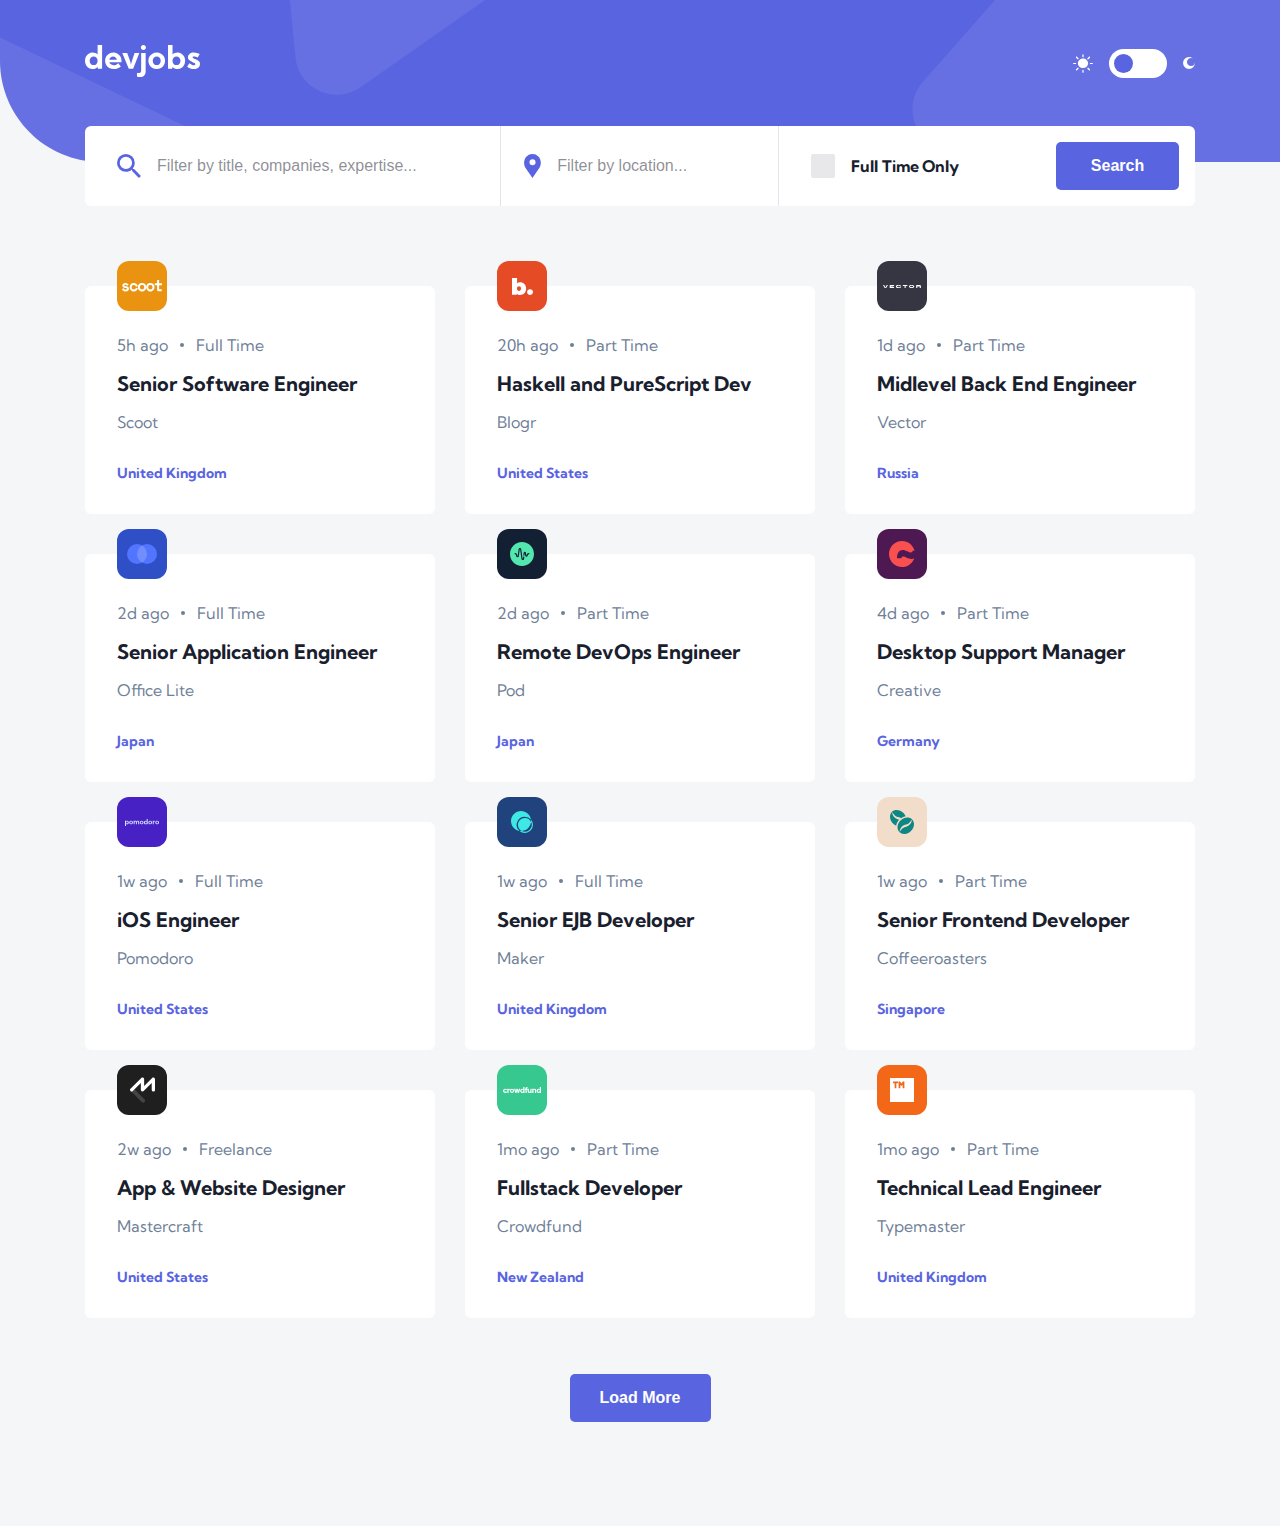
<file: index.html>
<!DOCTYPE html>
<html lang="en">
  <head>
    <meta charset="UTF-8" />
    <meta name="viewport" content="width=device-width, initial-scale=1.0" />
    <meta name="description" content="Discover your next career opportunity in the dynamic world of development with DevJobs. Explore a curated collection of job listings tailored for developers, programmers, and tech enthusiasts. Find your perfect fit and advance your career today!" />
    <link rel="icon" type="image/png" sizes="32x32" href="./favicon/favicon-32x32.png" />
    <link rel="icon" href="./favicon/favicon.ico" type="image/x-icon" />
    <link rel="stylesheet" href="./assets/css/global.css" />
    <link rel="stylesheet" href="./assets/css/style.css" />
    <link rel="stylesheet" href="./assets/css/theme.css" />
    <title>DevJobs</title>
  </head>
  <body class="theme">
    <header>
      <div class="header_bg"></div>
      <div class="container p10">
        <div class="navbar">
          <a href="./index.html">
            <img src="./assets/images/logo.svg" alt="DevJobs" />
          </a>
          <div class="theme_toggler_container">
            <img src="./assets/images/icons/icon-sun.svg" alt="sun" />
            <div class="theme_toggler">
              <div class="toggler_inner"></div>
            </div>
            <img src="./assets/images/icons/icon-moon.svg" alt="moon" />
          </div>
        </div>
      </div>
    </header>

    <div class="search_bar p10">
      <div class="container theme">
        <div class="search theme">
          <img src="./assets/images/icons/icon-search.svg" alt="search-icon" class="search_icon_desktop" />
          <div class="search_icon_mb">
            <img src="./assets/images/icons/icon-search-white.svg" alt="search-icon" />
          </div>
          <div class="filter"></div>
          <input type="text" placeholder="Filter by title, companies, expertise..." />
        </div>
        <div class="location theme">
          <img src="./assets/images/icons/icon-location.svg" alt="location-icon" />
          <input type="text" placeholder="Filter by location..." />
        </div>
        <div class="cta">
          <div class="checkbox theme">
            <div class="check"></div>
            <label for="contract">Full Time</label>
          </div>
          <button class="primary_btn">Search</button>
        </div>
      </div>
    </div>

    <main class="p10 theme">
      <div class="container">
      </div>
    </main>

    <h3 class="no_result theme">No results were found</h3>

    <div class="load_more p10">
      <button class="primary_btn">Load More</button>
    </div>

    <script src="./assets/js/theme.js"></script>
    <script src="./assets/js/script.js"></script>
  </body>
</html>
</file>
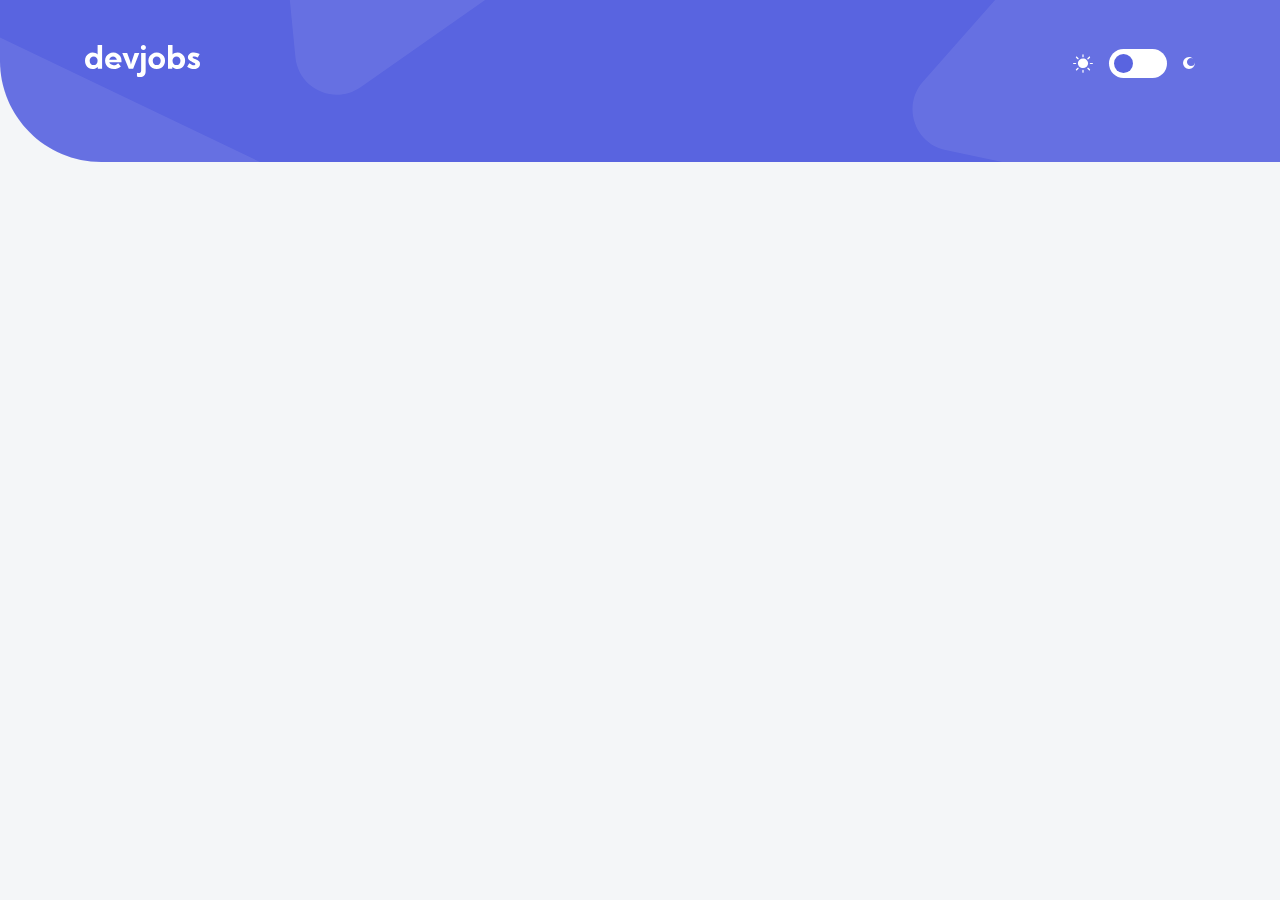
<file: details.html>
<!DOCTYPE html>
<html lang="en">
  <head>
    <meta charset="UTF-8" />
    <meta name="viewport" content="width=device-width, initial-scale=1.0" />
    <meta name="description" content="Discover your next career opportunity in the dynamic world of development with DevJobs. Explore a curated collection of job listings tailored for developers, programmers, and tech enthusiasts. Find your perfect fit and advance your career today!" />
    <link rel="icon" type="image/png" sizes="32x32" href="./favicon/favicon-32x32.png" />
    <link rel="icon" href="./favicon/favicon.ico" type="image/x-icon" />
    <link rel="stylesheet" href="./assets/css/global.css" />
    <link rel="stylesheet" href="./assets/css/style.css" />
    <link rel="stylesheet" href="./assets/css/theme.css" />
    <title>DevJobs</title>
  </head>
  <body class="theme">
    <header>
      <div class="header_bg"></div>
      <div class="container p10">
        <div class="navbar">
          <a href="./index.html">
            <img src="./assets/images/logo.svg" alt="DevJobs" />
          </a>
          <div class="theme_toggler_container">
            <img src="./assets/images/icons/icon-sun.svg" alt="sun" />
            <div class="theme_toggler">
              <div class="toggler_inner"></div>
            </div>
            <img src="./assets/images/icons/icon-moon.svg" alt="moon" />
          </div>
        </div>
      </div>
    </header>

    <div class="company_card p10 theme"></div>
    <div class="job_details p10 theme"></div>
    <div class="apply p10 theme"></div>

    <script src="./assets/js/theme.js"></script>
    <script src="./assets/js/script.js"></script>
  </body>
</html>
</file>
<file: assets/css/global.css>
/* Black font */
@font-face {
  font-family: "KumbhSans";
  src: url("../fonts/KumbhSans-Black.ttf") format("truetype");
  font-weight: 900;
}

/* Bold font */
@font-face {
  font-family: "KumbhSans";
  src: url("../fonts/KumbhSans-Bold.ttf") format("truetype");
  font-weight: 700;
}

/* ExtraBold font */
@font-face {
  font-family: "KumbhSans";
  src: url("../fonts/KumbhSans-ExtraBold.ttf") format("truetype");
  font-weight: 800;
}

/* Light font */
@font-face {
  font-family: "KumbhSans";
  src: url("../fonts/KumbhSans-Light.ttf") format("truetype");
  font-weight: 300;
}

/* Medium font */
@font-face {
  font-family: "KumbhSans";
  src: url("../fonts/KumbhSans-Medium.ttf") format("truetype");
  font-weight: 500;
}

/* Regular font */
@font-face {
  font-family: "KumbhSans";
  src: url("../fonts/KumbhSans-Regular.ttf") format("truetype");
  font-weight: 400;
}

/* SemiBold font */
@font-face {
  font-family: "KumbhSans";
  src: url("../fonts/KumbhSans-SemiBold.ttf") format("truetype");
  font-weight: 600;
}

/* Thin font */
@font-face {
  font-family: "KumbhSans";
  src: url("../fonts/KumbhSans-Thin.ttf") format("truetype");
  font-weight: 100;
}

body {
  margin: 0;
  padding: 0;
  box-sizing: border-box;
  font-family: "KumbhSans", sans-serif;
}
h1,
h2,
h3,
h4,
h5,
h6,
p,
ul,
ol {
  margin: 0;
}
h1 {
  font-size: 28px;
  font-weight: 700;
  line-height: 35px;
  letter-spacing: 0px;
}
h2 {
  font-size: 24px;
  font-weight: 700;
  line-height: 30px;
  letter-spacing: 0px;
}
h3 {
  font-size: 20px;
  font-weight: 700;
  line-height: 25px;
  letter-spacing: 0px;
}
h4 {
  font-size: 14px;
  font-weight: 700;
  line-height: 17px;
  letter-spacing: 0px;
}
p {
  font-size: 16px;
  font-weight: 400;
  line-height: 26px;
  letter-spacing: 0px;
}
button {
  height: 48px;
  border: none;
  border-radius: 5px;
  font-size: 16px;
  font-weight: 700;
  line-height: 20px;
  letter-spacing: 0px;
  cursor: pointer;
  transition: all 0.2s ease-in-out;
}
.primary_btn {
  width: 141px;
  background: #5964e0;
  color: #fff;
}
.primary_btn:hover {
  background: #939bf4;
}
.secondary_btn {
  width: 147px;
}
.container {
  max-width: 1110px;
  margin: 0 auto;
}
.p10 {
  padding: 0px 10px;
}
@media (max-width: 768px) {
  .container {
    max-width: 689px;
  }
  .p10 {
    padding: 0px 24px;
  }
}
@media (max-width: 600px) {
  .container {
    max-width: 327px;
  }
  .p10 {
    padding: 0px 10px;
  }
}
</file>
<file: assets/css/style.css>
header {
  position: relative;
}
.header_bg {
  width: 100%;
  position: absolute;
  top: 0;
  left: 0;
  z-index: -1;
  background: url('../images/bg-pattern-header.svg');
  background-size: cover;
  background-repeat: no-repeat;
  height: 162px;
}
header .navbar {
  display: flex;
  align-items: center;
  justify-content: space-between;
  padding: 45px 0px;
}
/* THEME TOGGLER START */
.theme_toggler_container {
  display: flex;
  align-items: center;
  gap: 16px;
}
.theme_toggler {
  width: 48px;
  height: calc(24px - 5px);
  background: #fff;
  padding: 5px;
  border-radius: 18px;
  display: flex;
  align-items: center;
  justify-content: flex-start;
  cursor: pointer;
}
.theme_toggler:hover .toggler_inner {
  transition: all 0.2s ease-in-out;
  background: #939bf4;
}
.toggler_inner {
  width: calc(50% - 5px);
  height: 100%;
  background: #5964e0;
  border-radius: 50%;
}
/* THEME TOGGLER END */

/* SEARCHBAR START */
.search_bar .container {
  height: 80px;
  border-radius: 6px;
  display: grid;
  grid-template-columns: 1.2fr 0.8fr 1.2fr;
}
.cta,
.search,
.location,
.checkbox {
  display: flex;
  align-items: center;
  gap: 16px;
}
.search {
  padding: 0px 32px;
  cursor: pointer;
}
.location {
  padding: 0px 23px;
  cursor: pointer;
}
.checkbox label {
  font-size: 16px;
  font-weight: 700;
  line-height: 20px;
  letter-spacing: 0px;
  position: relative;
}
.checkbox label::after {
  position: absolute;
  content: "Only";
  left: 105%;
}
.cta {
  padding: 0px 16px 0px 32px;
  justify-content: space-between;
}
.cta .primary_btn {
  width: 123px;
}
.search input,
.location input {
  width: 100%;
  height: 24px;
  padding: 0px;
  border: none;
  outline: none;
  font-size: 16px;
  font-weight: 400;
  line-height: 20px;
  letter-spacing: 0px;
  caret-color: #5964e0;
}
.checkbox .check {
  width: 24px;
  height: 24px;
  border: none;
  outline: none;
  border-radius: 2px;
  cursor: pointer;
}
.checkbox .check:hover {
  transition: all 0.2s ease-in-out;
}
.checkbox .check-selected {
  position: relative;
}
.checkbox .check-selected::after {
  content: "";
  position: absolute;
  width: 24px;
  height: 24px;
  top: 50%;
  left: 50%;
  transform: translate(-50%, -50%);
  background: url("../images/icons/icon-check.svg") center no-repeat;
}
.filter,
.search_icon_mb {
  display: none;
}
/* SEARCHBAR END */

/* CARDS START */
main .container {
  padding-top: 80px;
  display: grid;
  grid-template-columns: 1fr 1fr 1fr;
  column-gap: 30px;
  row-gap: 40px;
}
.card {
  padding: 49px 32px 32px;
  border-radius: 6px;
  position: relative;
  display: flex;
  flex-direction: column;
  justify-content: space-between;
}
.card .logo {
  position: absolute;
  top: -25px;
  width: 50px;
  height: 50px;
  border-radius: 12px;
  display: flex;
  align-items: center;
  justify-content: center;
}
.card .info {
  min-height: 147px;
  display: flex;
  flex-direction: column;
  justify-content: space-between;
}
.card .info > div {
  display: flex;
  flex-direction: column;
  gap: 16px;
}
.contract {
  display: flex;
  align-items: center;
  gap: 12px;
}
.contract span:nth-child(2) {
  width: 4px;
  height: 4px;
  border-radius: 50%;
  background: #6e8098;
}
.card span,
.job_details span,
.apply span {
  font-size: 16px;
  font-weight: 400;
  line-height: 20px;
  letter-spacing: 0px;
  color: #6e8098;
  cursor: default;
}
.position {
  font-size: 20px;
  font-weight: 700;
  line-height: 25px;
  letter-spacing: 0px;
  cursor: pointer;
  text-decoration: none;
}
.position:hover {
  transition: all 0.2s ease-in-out;
}
.address {
  font-size: 14px;
  font-weight: 700;
  line-height: 17px;
  letter-spacing: 0px;
  color: #5964e0;
  cursor: default;
}
/* CARDS END */

.no_result{
  width: 100%;
  display: none;
  align-items: center;
  justify-content: center;
}

/* LOAD MORE START */
.load_more {
  margin-top: 56px;
  margin-bottom: 104px;
  display: flex;
  align-items: center;
  justify-content: center;
}
/* LOAD MORE END */

.modal_container{
  display: none;
}

@media (max-width: 920px) {
  .cta .primary_btn {
    width: auto;
  }
  main .container {
    column-gap: 20px;
    row-gap: 30px;
  }
}
@media (max-width: 768px) {
  header .navbar {
    padding-top: 42px;
    padding-bottom: 46px;
  }
  .header_bg {
    height: 160px;
    background: url('../images/tab-bg-pattern-header.svg');
  }
  .search_bar .container {
    grid-template-columns: 0.8fr 0.8fr 1fr;
  }
  .search,
  .location {
    padding-left: 24px;
    padding-right: 20px;
  }
  .cta {
    padding-left: 20px;
  }
  .cta .primary_btn {
    width: 80px;
  }
  .checkbox label::after {
    display: none;
  }
  main .container {
    padding-top: 45px;
    grid-template-columns: 1fr 1fr;
    column-gap: 11px;
    row-gap: 40px;
  }
}
@media (max-width: 600px) {
  .header_bg{
    height: 136px;
    background: url('../images/mb-bg-pattern-header.svg');
  }
  header .navbar {
    padding: 32px 0px;
  }
  .search_bar .container {
    grid-template-columns: 1fr;
  }
  .search_bar .container > div:nth-child(1),
  .search_bar .container > div:nth-child(2) {
    border-right: none !important;
  }
  .location,
  .cta {
    display: none;
  }
  .search {
    flex-direction: row-reverse;
    gap: 24px;
    padding-left: 24px;
    padding-right: 16px;
  }
  .search_icon_desktop {
    display: none;
  }
  .search_icon_mb {
    display: flex;
    align-items: center;
    justify-content: center;
    padding: 14px;
    background: #5964e0;
    border-radius: 8px;
  }
  .search_icon_mb img {
    width: 20px;
    height: 20px;
  }
  .filter {
    display: block;
    position: relative;
  }
  .filter::after {
    content: "";
    position: absolute;
    width: 20px;
    height: 20px;
    top: 50%;
    left: 50%;
    transform: translate(-50%, -50%);
  }
  .search input {
    text-overflow: ellipsis;
  }
  .modal_container{
    position: fixed;
    top: 0;
    left: 0;
    width: calc(100% - 48px);
    padding-inline: 24px;
    height: 100vh;
    background: rgba(0, 0, 0,0.5);
    align-items: center;
    justify-content: center;
  }
  .modal_container > div{
    width: 327px;
    display: flex;
    flex-direction: column;
    align-items: center;
    justify-content: center;
    border-radius: 6px;
  }
  .modal_container .location,
  .modal_container .cta{
    display: block;
    width: calc(100% - 48px);
    padding: 24px;
  }
  .modal_container .location{
    display: flex;
    border-bottom: 1px solid #6E8098;
  }
  .modal_container .cta{
    display: flex;
    flex-direction: column;
    align-items: flex-start;
    gap: 24px;
  }
  .modal_container .cta button{
    width: 100%;
  }
  main .container {
    grid-template-columns: 1fr;
    padding-top: 57px;
  }
}
/* MB FILTER START */

/* MB FILTER END */
/* JOB INFO START */
.company_card .container {
  max-width: 730px;
  height: 140px;
  border-radius: 6px;
  border-top-left-radius: 0px;
  display: flex;
  align-items: center;
}
.company_logo {
  width: 140px;
  height: 140px;
  border-bottom-left-radius: 6px;
  display: flex;
  align-items: center;
  justify-content: center;
}
.company_logo img {
  width: 80px;
}
.company_info {
  width: calc(100% - 220px);
  display: flex;
  align-items: center;
  justify-content: space-between;
  gap: 5px;
  padding: 40px;
}
.company_info div:first-child {
  display: flex;
  flex-direction: column;
  gap: 13px;
}
.company_info p {
  color: #6e8098;
}
.job_details .container {
  max-width: calc(730px - 91px);
  padding: 48px;
  padding-right: 43px;
  display: flex;
  flex-direction: column;
  gap: 40px;
  border-radius: 6px;
  margin-block: 32px 80px;
}
.detail_header {
  display: flex;
  align-items: center;
  justify-content: space-between;
}
.detail_header > div {
  display: flex;
  flex-direction: column;
  gap: 8px;
}
.detail_header h4 {
  margin-top: 6px;
}
.job_details h3 {
  margin-bottom: 28px;
}
.job_details .position{
  cursor: default;
}
.job_details .role {
  margin-top: 8px;
}
.job_details ol,
.job_details ul {
  margin-top: 24px;
  padding: 0;
  list-style-position: inside;
  display: flex;
  flex-direction: column;
  gap: 8px;
}
.job_details li p {
  display: inline;
  padding-left: 8px;
}
.job_details li::marker {
  color: #5964e0;
  font-size: 16px;
  font-weight: 700;
  line-height: 26px;
}
.apply .container {
  max-width: 730px;
  display: flex;
  align-items: center;
  justify-content: space-between;
  padding-block: 23px;
}
.apply h3 {
  margin-bottom: 12px;
}
@media (max-width: 768px) {
  .company_card .container {
    max-width: 689px;
  }
  .job_details .container {
    max-width: calc(689px - 91px);
  }
}
@media (max-width: 600px) {
  .company_card .container {
    margin-top: 25px;
    max-width: 327px;
    height: auto;
    flex-direction: column;
    gap: 24px;
    border-radius: 6px;
  }
  .company_logo {
    width: 50px;
    height: 50px;
    border-radius: 6px;
    margin-top: -25px;
  }
  .company_logo img {
    width: 40px;
  }
  .company_info {
    flex-direction: column;
    align-items: center;
    justify-content: flex-start;
    gap: 24px;
    padding: 0px;
    padding-bottom: 32px;
  }
  .company_info div:first-child {
    align-items: center;
    gap: 11px;
  }
  .job_details .container {
    max-width: calc(327px - 48px);
    padding: 40px 24px;
    margin-block: 24px 64px;
  }
  .detail_header {
    display: flex;
    flex-direction: column;
    gap: 50px;
    align-items: flex-start;
    justify-content: flex-start;
  }
  .detail_header button,
  .apply button {
    width: 100%;
  }
  .detail_header h4 {
    margin-top: 4px;
  }
  .job_details .role {
    margin-top: 0px;
  }
  .job_details ol,
  .job_details ul {
    margin-top: 32px;
  }
  .apply .container {
    max-width: 327px;
    padding: 25px;
  }
  .apply .container > div {
    display: none;
  }
}
/* JOB INFO END */
</file>
<file: assets/css/theme.css>
body.darkTheme {
  background: #121721;
}
body.defaultTheme {
  background: #f4f6f8;
}
.search_bar .container.darkTheme,
main.darkTheme .card,
.company_card.darkTheme .container,
.job_details.darkTheme .container,
.apply.darkTheme,
.modal_container.darkTheme > div  {
  background: #19202d;
}
.search_bar .container.defaultTheme,
main.defaultTheme .card,
.company_card.defaultTheme .container,
.job_details.defaultTheme .container,
.apply.defaultTheme,
.modal_container.defaultTheme > div  {
  background: #fff;
}
.search_bar .container.darkTheme > div:nth-child(1),
.search_bar .container.darkTheme > div:nth-child(2) {
  border-right: 1px solid #6e8098;
}
.search_bar .container.defaultTheme > div:nth-child(1),
.search_bar .container.defaultTheme > div:nth-child(2) {
  border-right: 1px solid rgba(110, 128, 152, 0.2);
}
.search_bar .container.darkTheme .filter::after {
  background: url("../images/icons/mb-icon-filter-white.svg");
}
.search_bar .container.defaultTheme .filter::after {
  background: url("../images/icons/mb-icon-filter.svg");
}
main.darkTheme .position,
.search.darkTheme input::placeholder,
.location.darkTheme input::placeholder,
.checkbox.darkTheme label,
.company_card.darkTheme .company_info h2,
.job_details.darkTheme .position,
.job_details.darkTheme h3,
.apply.darkTheme h3,
.no_result.darkTheme {
  color: #fff;
}
main.defaultTheme .position,
.checkbox.defaultTheme label,
.company_card.defaultTheme .company_info h2,
.job_details.defaultTheme .position,
.job_details.defaultTheme h3,
.apply.defaultTheme h3,
.no_result.defaultTheme {
  color: #19202d;
}
.search.darkTheme input,
.location.darkTheme input {
  background: #19202d;
  color: #fff;
}
.search.defaultTheme input,
.location.defaultTheme input {
  background: #fff;
  color: #19202d;
}
.search.defaultTheme input::placeholder,
.location.defaultTheme input::placeholder {
  color: rgba(25, 32, 45, 0.5);
}
.checkbox.darkTheme .check {
  background: #313743;
}
.checkbox.defaultTheme .check {
  background: rgba(25, 32, 45, 0.1);
}
.checkbox.darkTheme .check:hover {
  background: rgb(49, 55, 67, 0.5);
}
.checkbox.defaultTheme .check:hover {
  background: rgba(25, 32, 45, 0.25);
}
.checkbox.darkTheme .check-selected,
.checkbox.defaultTheme .check-selected {
  background: #5964e0;
}
.checkbox.darkTheme .check-selected:hover,
.checkbox.defaultTheme .check-selected:hover {
  background: #5a65da;
}
main.darkTheme .position:hover {
  color: #ededed;
}
main.defaultTheme .position:hover
.job_details.defaultTheme p,
.job_details.defaultTheme li {
  color: #6e8098;
}
.company_card.darkTheme .secondary_btn {
  background: #303642;
  color: #fff;
}
.company_card.defaultTheme .secondary_btn {
  background: rgba(89, 100, 224, 0.1);
  color: #5964e0;
}
.company_card.darkTheme .secondary_btn:hover {
  background: rgba(48, 54, 66, 0.35);
}
.company_card.defaultTheme .secondary_btn:hover {
  background: rgba(89, 100, 224, 0.35);
}
.job_details.darkTheme p,
.job_details.darkTheme li {
  color: #9daec2;
}
</file>
